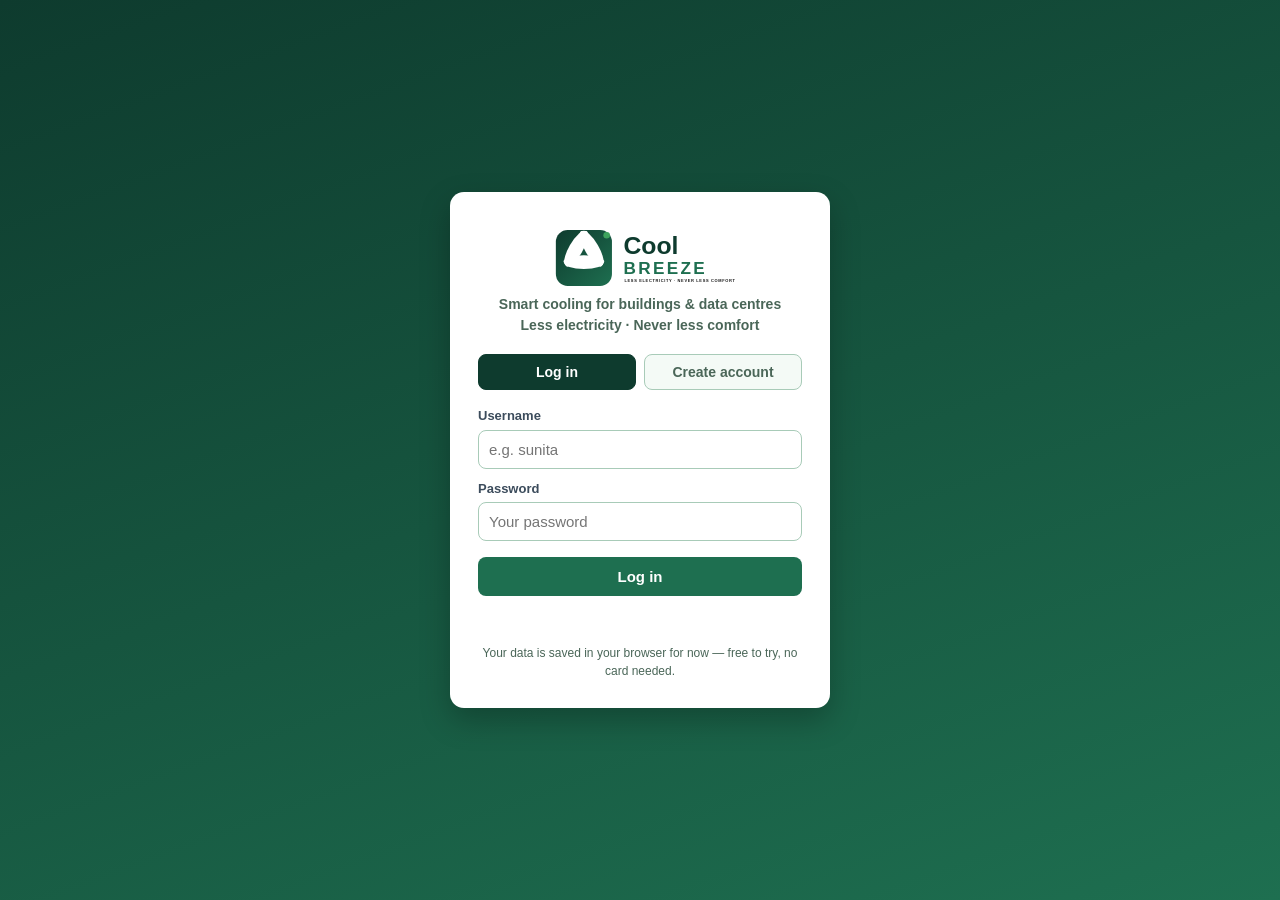
<file: index.html>
<!DOCTYPE html>
<html lang="en">
<head>
  <meta charset="UTF-8"/>
  <meta name="viewport" content="width=device-width, initial-scale=1.0"/>
  <title>CoolBreeze — Log in</title>
  <link rel="icon" type="image/svg+xml" href="brand/logo-simple.svg"/>
  <link rel="stylesheet" href="style.css"/>
</head>
<body class="auth-page">
  <div class="auth-box">
    <img src="brand/logo-primary.svg" alt="CoolBreeze" class="logo-img"/>
    <p class="tagline">Smart cooling for buildings &amp; data centres<br/>Less electricity · Never less comfort</p>

    <div class="tabs">
      <button id="tabLogin" class="tab active">Log in</button>
      <button id="tabSignup" class="tab">Create account</button>
    </div>

    <div id="loginForm">
      <label>Username</label>
      <input id="loginUser" type="text" placeholder="e.g. sunita" autocomplete="username"/>
      <label>Password</label>
      <input id="loginPass" type="password" placeholder="Your password" autocomplete="current-password"/>
      <button id="btnLogin" class="btn-primary">Log in</button>
      <p id="loginMsg" class="msg"></p>
    </div>

    <div id="signupForm" class="hidden">
      <label>Your name</label>
      <input id="signupName" type="text" placeholder="e.g. Sunita Sharma"/>
      <label>Username</label>
      <input id="signupUser" type="text" placeholder="e.g. sunita" autocomplete="username"/>
      <label>Password</label>
      <input id="signupPass" type="password" placeholder="Choose a password" autocomplete="new-password"/>
      <button id="btnSignup" class="btn-primary">Create account</button>
      <p id="signupMsg" class="msg"></p>
    </div>

    <p class="note">Your data is saved in your browser for now — free to try, no card needed.</p>
  </div>

  <script>
    // This page handles logging in and creating accounts.
    // Accounts are stored in the browser (localStorage), not on a server — for now.

    const tabLogin = document.getElementById('tabLogin');
    const tabSignup = document.getElementById('tabSignup');
    const loginForm = document.getElementById('loginForm');
    const signupForm = document.getElementById('signupForm');

    tabLogin.addEventListener('click', () => {
      tabLogin.classList.add('active');
      tabSignup.classList.remove('active');
      loginForm.classList.remove('hidden');
      signupForm.classList.add('hidden');
    });

    tabSignup.addEventListener('click', () => {
      tabSignup.classList.add('active');
      tabLogin.classList.remove('active');
      signupForm.classList.remove('hidden');
      loginForm.classList.add('hidden');
    });

    function showMsg(el, text, ok) {
      el.textContent = text;
      el.style.color = ok ? '#1b7f3a' : '#c0392b';
    }

    // Create an account
    document.getElementById('btnSignup').addEventListener('click', () => {
      const name = document.getElementById('signupName').value.trim();
      const user = document.getElementById('signupUser').value.trim();
      const pass = document.getElementById('signupPass').value;

      if (!name || !user || !pass) {
        return showMsg(document.getElementById('signupMsg'), 'Please fill in all fields.', false);
      }
      if (pass.length < 4) {
        return showMsg(document.getElementById('signupMsg'), 'Password must be at least 4 characters.', false);
      }

      const users = JSON.parse(localStorage.getItem('cb_users') || '{}');
      if (users[user]) {
        return showMsg(document.getElementById('signupMsg'), 'That username is already taken — try another.', false);
      }

      users[user] = { name: name, pass: pass, createdAt: new Date().toISOString() };
      localStorage.setItem('cb_users', JSON.stringify(users));

      // Every new account gets a demo building with sample data.
      startDemoBuilding(user, name);
      localStorage.setItem('cb_session', user);

      showMsg(document.getElementById('signupMsg'), 'Account created! Opening your dashboard…', true);
      setTimeout(() => { window.location.href = 'dashboard.html'; }, 700);
    });

    // Log in to an existing account
    document.getElementById('btnLogin').addEventListener('click', () => {
      const user = document.getElementById('loginUser').value.trim();
      const pass = document.getElementById('loginPass').value;
      const users = JSON.parse(localStorage.getItem('cb_users') || '{}');

      if (!users[user] || users[user].pass !== pass) {
        return showMsg(document.getElementById('loginMsg'), 'Wrong username or password.', false);
      }

      localStorage.setItem('cb_session', user);
      showMsg(document.getElementById('loginMsg'), 'Welcome back! Opening dashboard…', true);
      setTimeout(() => { window.location.href = 'dashboard.html'; }, 700);
    });

    // Fill the demo building with realistic sample data: energy history,
    // estimated savings, and alert messages.
    function startDemoBuilding(user, name) {
      const history = []; // one item per day: { day: 'Mon', kwh: 380 }
      const labels = ['Mon', 'Tue', 'Wed', 'Thu', 'Fri', 'Sat', 'Sun'];
      const values = [420, 410, 395, 380, 360, 340, 325];
      for (let i = 0; i < 7; i++) {
        history.push({ day: labels[i], kwh: values[i] });
      }

      localStorage.setItem('cb_' + user, JSON.stringify({
        buildings: [{
          id: 'demo',
          name: name + "'s Demo Building",
          city: 'Mumbai',
          sizeSqft: 25000,
          monthlyBill: 450000,
          history: history,
          savingsToday: 12,
          totalSaved: 184000,
          lastApply: null,
          weather: null,
          alerts: [
            { time: 'Today 9:05 am', text: 'Cooling ran all night at full power — we suggest reducing from 11 pm. Estimated saving: ₹9,500/month.' },
            { time: 'Yesterday 4:30 pm', text: 'Your building uses 18% more cooling energy than similar buildings (estimate).' },
            { time: 'Mon 10:12 am', text: 'Welcome! You can apply suggestions with one tap — try the big button below.' }
          ]
        }],
        activeId: 'demo'
      }));
    }
  </script>
</body>
</html>
</file>
<file: style.css>
/* CoolBreeze — the look of the app (green & black brand). */

* { box-sizing: border-box; margin: 0; padding: 0; }

body {
  font-family: -apple-system, "Segoe UI", Roboto, Arial, sans-serif;
  background: #F4FAF6;
  color: #131313;
  line-height: 1.5;
}

.hidden { display: none; }

/* ---------- Log in / sign up page ---------- */
.auth-page {
  min-height: 100vh;
  display: flex;
  align-items: center;
  justify-content: center;
  background: linear-gradient(160deg, #0E3B2E, #1E6F50);
  padding: 20px;
}

.auth-box {
  background: #fff;
  border-radius: 14px;
  padding: 28px;
  width: 100%;
  max-width: 380px;
  box-shadow: 0 12px 30px rgba(0,0,0,0.25);
}

.logo { font-size: 24px; font-weight: 700; color: #0E3B2E; }
.logo-img { display: block; margin: 0 auto 8px; height: 66px; width: auto; }
header .logo-img { height: 34px; margin: 0; }
.logo .mint { color: #1E6F50; }
.auth-box .logo { text-align: center; font-size: 30px; }
.tagline { text-align: center; color: #4A6658; margin: 6px 0 18px; font-size: 14px; font-weight: 600; }

.tabs { display: flex; gap: 8px; margin-bottom: 16px; }
.tab {
  flex: 1;
  padding: 9px;
  border: 1px solid #A8CBB8;
  border-radius: 8px;
  background: #F4FAF6;
  cursor: pointer;
  font-size: 14px;
  font-weight: 600;
  color: #4A6658;
}
.tab.active { background: #0E3B2E; color: #fff; border-color: #0E3B2E; }

label { display: block; font-size: 13px; font-weight: 600; margin: 10px 0 4px; color: #3c4c5c; }
input, select {
  width: 100%;
  padding: 10px;
  border: 1px solid #A8CBB8;
  border-radius: 8px;
  font-size: 15px;
  background: #fff;
}
input:focus, select:focus { outline: 2px solid #3DA35D; border-color: transparent; }

.btn-primary {
  width: 100%;
  margin-top: 16px;
  padding: 11px;
  border: none;
  border-radius: 8px;
  background: #1E6F50;
  color: #fff;
  font-size: 15px;
  font-weight: 700;
  cursor: pointer;
}
.btn-primary:hover { background: #174F3A; }

.note { margin-top: 18px; font-size: 12px; color: #4A6658; text-align: center; }
.msg { margin-top: 10px; font-size: 14px; text-align: center; min-height: 20px; }

/* ---------- Dashboard ---------- */
.dash-page { padding: 0; }

header {
  background: #0E3B2E;
  color: #fff;
  padding: 14px 20px;
  display: flex;
  align-items: center;
  justify-content: space-between;
}
header .logo { color: #fff; font-size: 20px; }
header .logo .mint { color: #3DA35D; }
.header-right { display: flex; align-items: center; gap: 12px; }
.btn-small {
  padding: 6px 14px;
  border: none;
  border-radius: 8px;
  background: rgba(255,255,255,0.18);
  color: #fff;
  cursor: pointer;
  font-size: 13px;
}

main {
  max-width: 860px;
  margin: 0 auto;
  padding: 20px;
  display: flex;
  flex-direction: column;
  gap: 18px;
}

.card {
  background: #fff;
  border-radius: 12px;
  padding: 18px;
  box-shadow: 0 2px 8px rgba(14,59,46,0.10);
}

.scoreboard { display: grid; grid-template-columns: repeat(auto-fit, minmax(200px, 1fr)); gap: 14px; }
.card-label { font-size: 13px; font-weight: 700; color: #4A6658; text-transform: uppercase; letter-spacing: 0.4px; }
.big-num { font-size: 30px; font-weight: 800; color: #0E3B2E; margin: 6px 0 2px; }
.card-sub { font-size: 12px; color: #4A6658; }

.status-badge {
  display: inline-block;
  margin: 8px 0 4px;
  padding: 8px 14px;
  border-radius: 20px;
  font-weight: 700;
  font-size: 15px;
}
.status-badge.green { background: #E4F4EA; color: #1E6F50; }
.status-badge.red { background: #FDEBE3; color: #B45309; }

.bar-chart {
  display: flex;
  align-items: flex-end;
  gap: 10px;
  height: 160px;
  margin-top: 12px;
}
.bar-col { flex: 1; display: flex; flex-direction: column; align-items: center; height: 100%; justify-content: flex-end; gap: 6px; }
.bar {
  width: 100%;
  max-width: 44px;
  border-radius: 6px 6px 0 0;
  background: linear-gradient(180deg, #3DA35D, #1E6F50);
  min-height: 4px;
  transition: height 0.5s ease;
}
.bar-label { font-size: 12px; color: #4A6658; }
.chart-note { margin-top: 10px; font-size: 12px; color: #4A6658; }

.row { display: grid; grid-template-columns: 1fr 1fr; gap: 14px; }
.estimate { font-size: 18px; font-weight: 700; color: #1E6F50; margin: 14px 0 4px; }
.tiny { font-size: 12px; color: #4A6658; }

.btn-big {
  width: 100%;
  margin-top: 14px;
  padding: 16px;
  border: none;
  border-radius: 12px;
  background: linear-gradient(135deg, #1E6F50, #174F3A);
  color: #fff;
  font-size: 17px;
  font-weight: 800;
  cursor: pointer;
  box-shadow: 0 4px 12px rgba(30,111,80,0.35);
}
.btn-big:hover { background: linear-gradient(135deg, #174F3A, #0E3B2E); }

.alert-list { list-style: none; margin-top: 10px; display: flex; flex-direction: column; gap: 8px; }
.alert-list li {
  padding: 10px 12px;
  background: #F4FAF6;
  border-left: 4px solid #1E6F50;
  border-radius: 6px;
  font-size: 14px;
}

@media (max-width: 520px) {
  .row { grid-template-columns: 1fr; }
}

/* ---------- Building switcher ---------- */
.building-switcher { display: flex; flex-wrap: wrap; gap: 10px; margin-top: 10px; }
.building-chip {
  position: relative;
  background: #F4FAF6;
  border: 2px solid #A8CBB8;
  border-radius: 10px;
  padding: 9px 30px 9px 12px;
  cursor: pointer;
  min-width: 150px;
}
.building-chip.active { border-color: #1E6F50; background: #E4F4EA; }
.chip-name { display: block; font-weight: 700; font-size: 14px; color: #131313; }
.chip-city { display: block; font-size: 12px; color: #4A6658; }
.chip-remove {
  position: absolute;
  top: 6px;
  right: 6px;
  border: none;
  background: none;
  color: #B45309;
  cursor: pointer;
  font-size: 13px;
  padding: 2px;
}
.building-add {
  border: 2px dashed #A8CBB8;
  background: none;
  color: #1E6F50;
  border-radius: 10px;
  padding: 9px 14px;
  font-weight: 700;
  cursor: pointer;
  font-size: 14px;
}
.building-add:hover { background: #E4F4EA; }

/* ---------- Weather card ---------- */
.weather-city-row { display: flex; align-items: center; gap: 10px; margin-top: 10px; flex-wrap: wrap; }
.weather-city-row label { margin: 0; font-size: 13px; }
.weather-city-row select { width: auto; max-width: 220px; padding: 8px; }
.btn-outline {
  padding: 8px 12px;
  border: 1px solid #1E6F50;
  color: #1E6F50;
  background: #fff;
  border-radius: 8px;
  cursor: pointer;
  font-size: 13px;
  font-weight: 700;
}
.btn-outline:hover { background: #E4F4EA; }
.weather-now { display: flex; align-items: center; gap: 12px; margin: 12px 0 14px; }
.weather-icon { font-size: 34px; }
.weather-temp { font-size: 30px; font-weight: 800; color: #0E3B2E; }
.weather-desc { font-size: 14px; color: #131313; }
.weather-sub { display: block; font-size: 11px; color: #4A6658; margin-top: 2px; }
@keyframes tempflash {
  0% { color: #1E6F50; transform: scale(1.14); }
  100% { color: #0E3B2E; transform: scale(1); }
}
.weather-temp.flash { animation: tempflash 0.9s ease; }
.weather-days { display: grid; grid-template-columns: repeat(auto-fit, minmax(110px, 1fr)); gap: 8px; }
.weather-day {
  background: #F4FAF6;
  border-radius: 8px;
  padding: 8px 10px;
  display: flex;
  align-items: center;
  justify-content: space-between;
  font-size: 13px;
}
.wd-name { font-weight: 700; color: #131313; }
.wd-temp { color: #4A6658; }
.weather-suggestion {
  margin-top: 12px;
  padding: 10px 12px;
  background: #E4F4EA;
  border-radius: 8px;
  font-size: 14px;
  font-weight: 600;
  color: #1E6F50;
}
</file>
